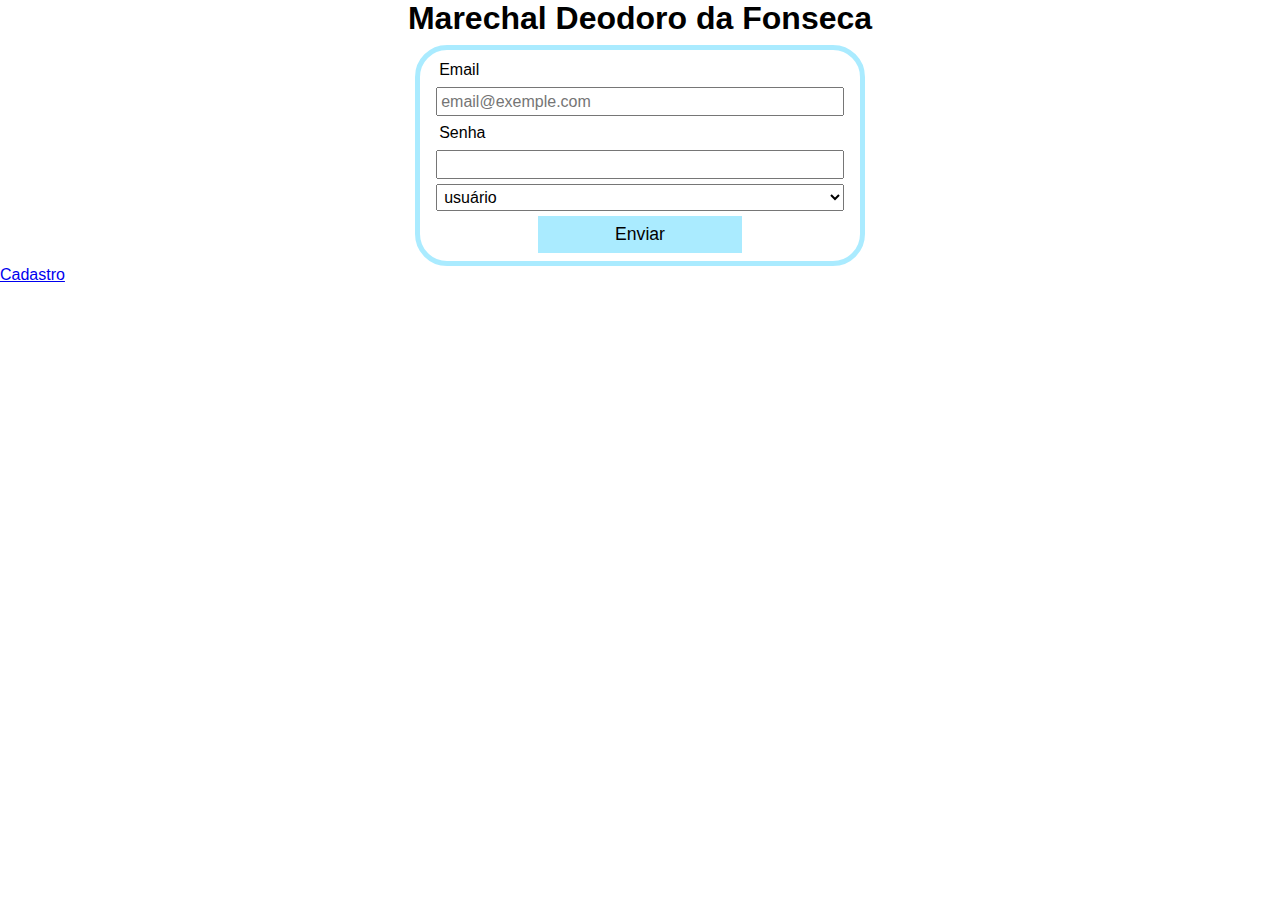
<file: index.html>
<!DOCTYPE html>
<html lang="pt-BR">
  <head>
    <meta charset="UTF-8" />
    <meta http-equiv="X-UA-Compatible" content="IE=edge" />
    <meta name="viewport" content="width=device-width, initial-scale=1.0" />
    <link rel="stylesheet" href="css/style.css" />
    <title>Login</title>
  </head>
  <body>
    <main id="login">
      <h1>Marechal Deodoro da Fonseca</h1>
      <form action="./php/login.php" method="POST">
        <label for="">Email</label>
        <input type="email" name="email" placeholder="email@exemple.com" />
        <label for="">Senha</label>
        <input type="password" name="password" />
        <select name="perfil" id="">
          <option value="usuario">usuário</option>
          <option value="adm">Administrador</option>
        </select>
        <button type="submit">Enviar</button>
      </form>
      <a href="./cadastro.html">Cadastro</a>
    </main>
  </body>
</html>
</file>
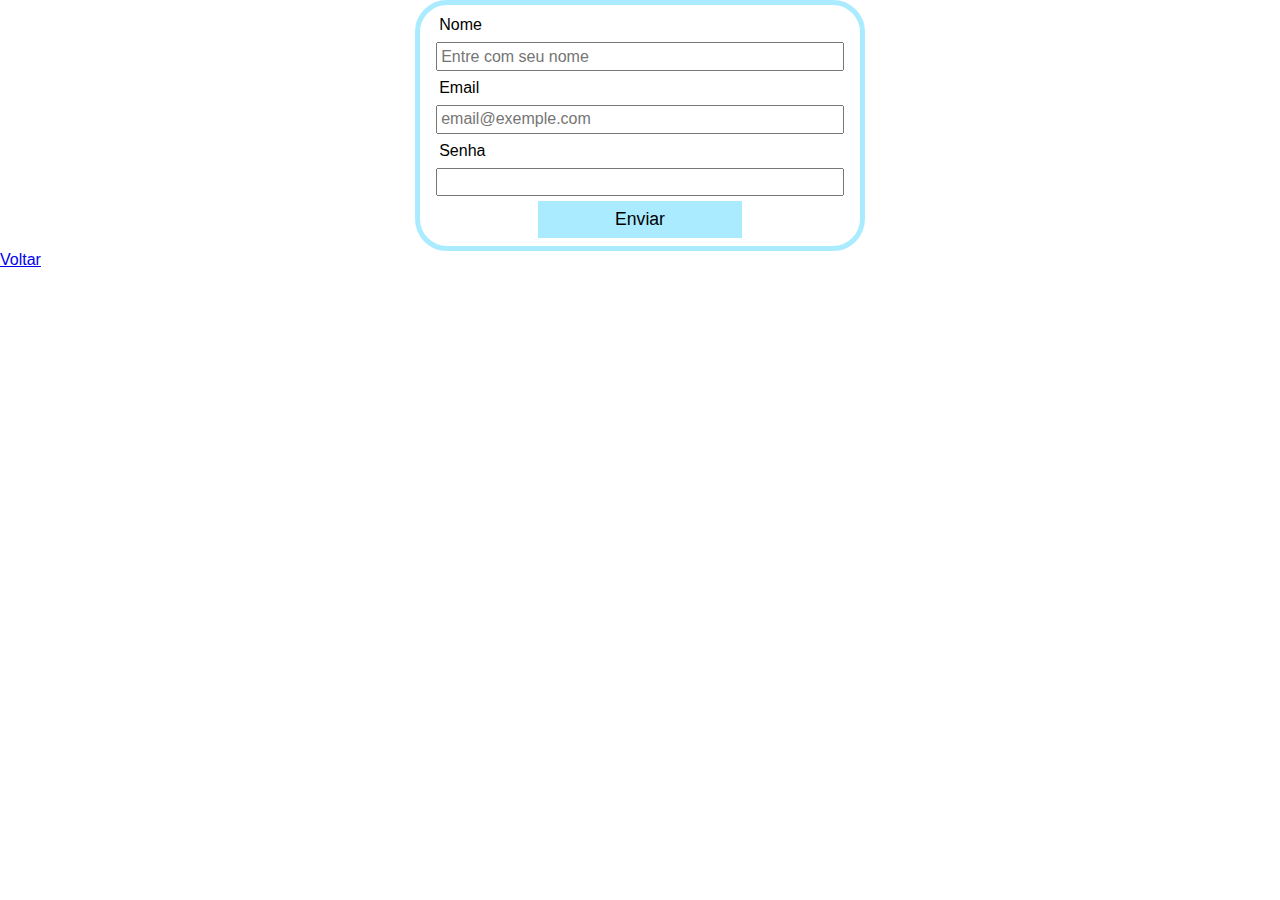
<file: cadastro.html>
<!DOCTYPE html>
<html lang="pt-BR">
  <head>
    <meta charset="UTF-8" />
    <meta http-equiv="X-UA-Compatible" content="IE=edge" />
    <meta name="viewport" content="width=device-width, initial-scale=1.0" />
    <link rel="stylesheet" href="css/style.css" />
    <title>Cadastro</title>
  </head>
  <body>
    <form action="./php/cadastro.php" method="post">
      <label for="">Nome</label>
      <input type="text" name="nome" placeholder="Entre com seu nome" />
      <label for="">Email</label>
      <input type="email" name="email" placeholder="email@exemple.com" />
      <label for="">Senha</label>
      <input type="password" name="password" />
      <button type="submit">Enviar</button>
    </form>
    <a href="./index.html">Voltar</a>
  </body>
</html>
</file>
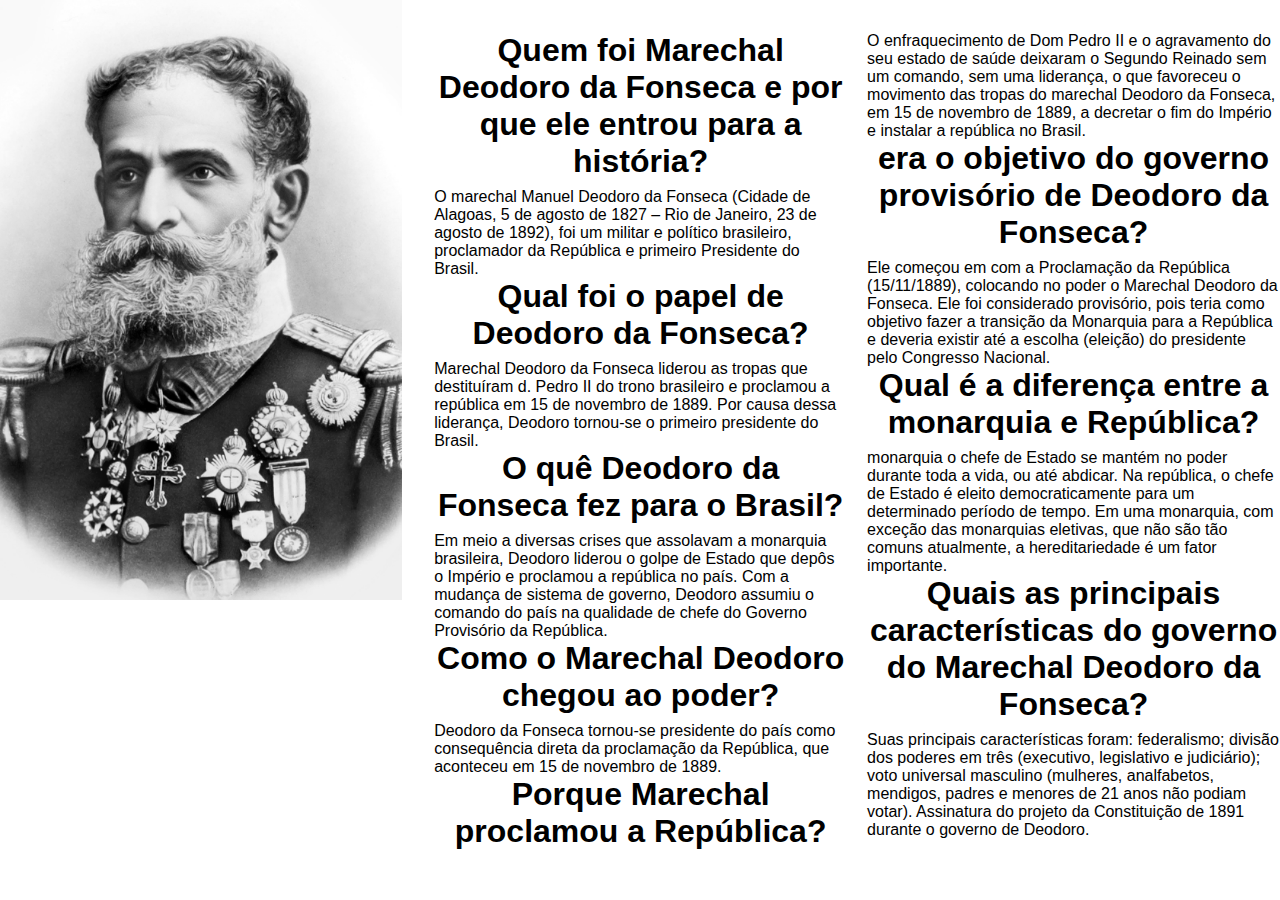
<file: content.html>
<!DOCTYPE html>
<html lang="pt-BR">
  <head>
    <meta charset="UTF-8" />
    <meta http-equiv="X-UA-Compatible" content="IE=edge" />
    <meta name="viewport" content="width=device-width, initial-scale=1.0" />
    <link rel="stylesheet" href="css/style.css" />
    <title>Content</title>
  </head>
  <body>
    <main id="content">
      <div>
        <img src="Deodoro_da_Fonseca.jpg" height="600px" weight="600px" />
      </div>
      <div>
        <h1>
          Quem foi Marechal Deodoro da Fonseca e por que ele entrou para a
          história?
        </h1>
        <p>
          O marechal Manuel Deodoro da Fonseca (Cidade de Alagoas, 5 de agosto
          de 1827 – Rio de Janeiro, 23 de agosto de 1892), foi um militar e
          político brasileiro, proclamador da República e primeiro Presidente do
          Brasil.
        </p>

        <h1>Qual foi o papel de Deodoro da Fonseca?</h1>

        <p>
          Marechal Deodoro da Fonseca liderou as tropas que destituíram d. Pedro
          II do trono brasileiro e proclamou a república em 15 de novembro de
          1889. Por causa dessa liderança, Deodoro tornou-se o primeiro
          presidente do Brasil.
        </p>

        <h1>O quê Deodoro da Fonseca fez para o Brasil?</h1>

        <p>
          Em meio a diversas crises que assolavam a monarquia brasileira,
          Deodoro liderou o golpe de Estado que depôs o Império e proclamou a
          república no país. Com a mudança de sistema de governo, Deodoro
          assumiu o comando do país na qualidade de chefe do Governo Provisório
          da República.
        </p>
        <h1>Como o Marechal Deodoro chegou ao poder?</h1>
        <p>
          Deodoro da Fonseca tornou-se presidente do país como consequência
          direta da proclamação da República, que aconteceu em 15 de novembro de
          1889.
        </p>

        <h1>Porque Marechal proclamou a República?</h1>
        <p>
          O enfraquecimento de Dom Pedro II e o agravamento do seu estado de
          saúde deixaram o Segundo Reinado sem um comando, sem uma liderança, o
          que favoreceu o movimento das tropas do marechal Deodoro da Fonseca,
          em 15 de novembro de 1889, a decretar o fim do Império e instalar a
          república no Brasil.
        </p>
        <h1>era o objetivo do governo provisório de Deodoro da Fonseca?</h1>
        <p>
          Ele começou em com a Proclamação da República (15/11/1889), colocando
          no poder o Marechal Deodoro da Fonseca. Ele foi considerado
          provisório, pois teria como objetivo fazer a transição da Monarquia
          para a República e deveria existir até a escolha (eleição) do
          presidente pelo Congresso Nacional.
        </p>
        <h1>Qual é a diferença entre a monarquia e República?</h1>
        <p>
          monarquia o chefe de Estado se mantém no poder durante toda a vida, ou
          até abdicar. Na república, o chefe de Estado é eleito democraticamente
          para um determinado período de tempo. Em uma monarquia, com exceção
          das monarquias eletivas, que não são tão comuns atualmente, a
          hereditariedade é um fator importante.
        </p>
        <h1>
          Quais as principais características do governo do Marechal Deodoro da
          Fonseca?
        </h1>

        <p>
          Suas principais características foram: federalismo; divisão dos
          poderes em três (executivo, legislativo e judiciário); voto universal
          masculino (mulheres, analfabetos, mendigos, padres e menores de 21
          anos não podiam votar). Assinatura do projeto da Constituição de 1891
          durante o governo de Deodoro.
        </p>
      </div>
    </main>
  </body>
</html>
</file>
<file: css/style.css>
* {
  padding: 0;
  margin: 0;
  box-sizing: border-box;
  font-family: "Arial", sans-serif;
}

h1 {
  margin: 0 auto;
  width: 100%;
  text-align: center;
  margin-bottom: 0.5rem;
}

form {
  display: flex;
  flex-direction: column;
  gap: 5px;
  max-width: 450px;
  margin: 0 auto;
  padding: 0.5rem 1rem;
  border: 5px solid #80e1ffaa;
  border-radius: 2rem;
}

button {
  background-color: #80e1ffaa;
  padding: 0.5rem 1rem;
  border: none;
  outline: none;
  font-size: 1.1rem;
  cursor: pointer;
  transition: all 0.2s ease;
}

input,
label,
select {
  font-size: 1rem;
  padding: 0.2rem;
}

button:hover {
  filter: brightness(0.9);
}

form button {
  width: 50%;
  margin: 0 auto;
}

/* content */

#content {
  display: flex;
  gap: 2rem;
}

#content > div:last-child {
  columns: 2;
  column-gap: 20px;
  margin: 2rem auto;
}
</file>
